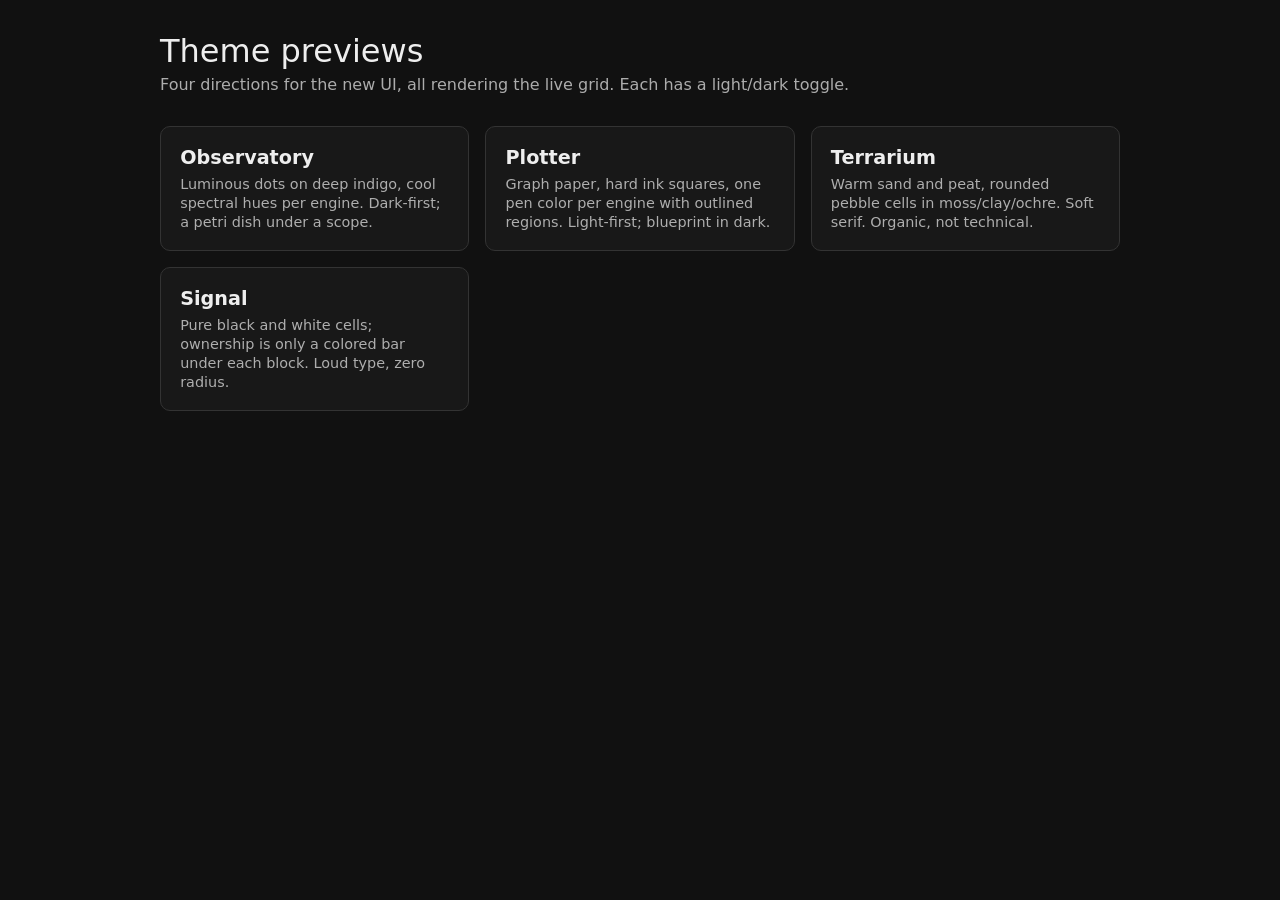
<file: web/public/themes/index.html>
<!doctype html><html lang="en"><head><meta charset="utf-8"><meta name="viewport" content="width=device-width,initial-scale=1">
<title>Theme previews · Distributed Life</title>
<style>
body{margin:0;font-family:system-ui,sans-serif;background:#111;color:#eee;padding:2rem;max-width:60rem;margin-inline:auto}
h1{font-weight:500;margin:0 0 .3rem}p{opacity:.7;margin:0 0 2rem}
ul{list-style:none;padding:0;display:grid;gap:1rem;grid-template-columns:repeat(auto-fit,minmax(16rem,1fr))}
a{display:block;padding:1.2rem;border:1px solid #333;border-radius:10px;color:inherit;text-decoration:none;background:#181818}
a:hover{border-color:#888}a b{display:block;font-size:1.2rem;margin-bottom:.3rem}a span{opacity:.7;font-size:.9rem}
</style></head><body>
<h1>Theme previews</h1><p>Four directions for the new UI, all rendering the live grid. Each has a light/dark toggle.</p>
<ul>
<li><a href="/themes/observatory.html"><b>Observatory</b><span>Luminous dots on deep indigo, cool spectral hues per engine. Dark-first; a petri dish under a scope.</span></a></li>
<li><a href="/themes/plotter.html"><b>Plotter</b><span>Graph paper, hard ink squares, one pen color per engine with outlined regions. Light-first; blueprint in dark.</span></a></li>
<li><a href="/themes/terrarium.html"><b>Terrarium</b><span>Warm sand and peat, rounded pebble cells in moss/clay/ochre. Soft serif. Organic, not technical.</span></a></li>
<li><a href="/themes/signal.html"><b>Signal</b><span>Pure black and white cells; ownership is only a colored bar under each block. Loud type, zero radius.</span></a></li>
</ul></body></html>
</file>
